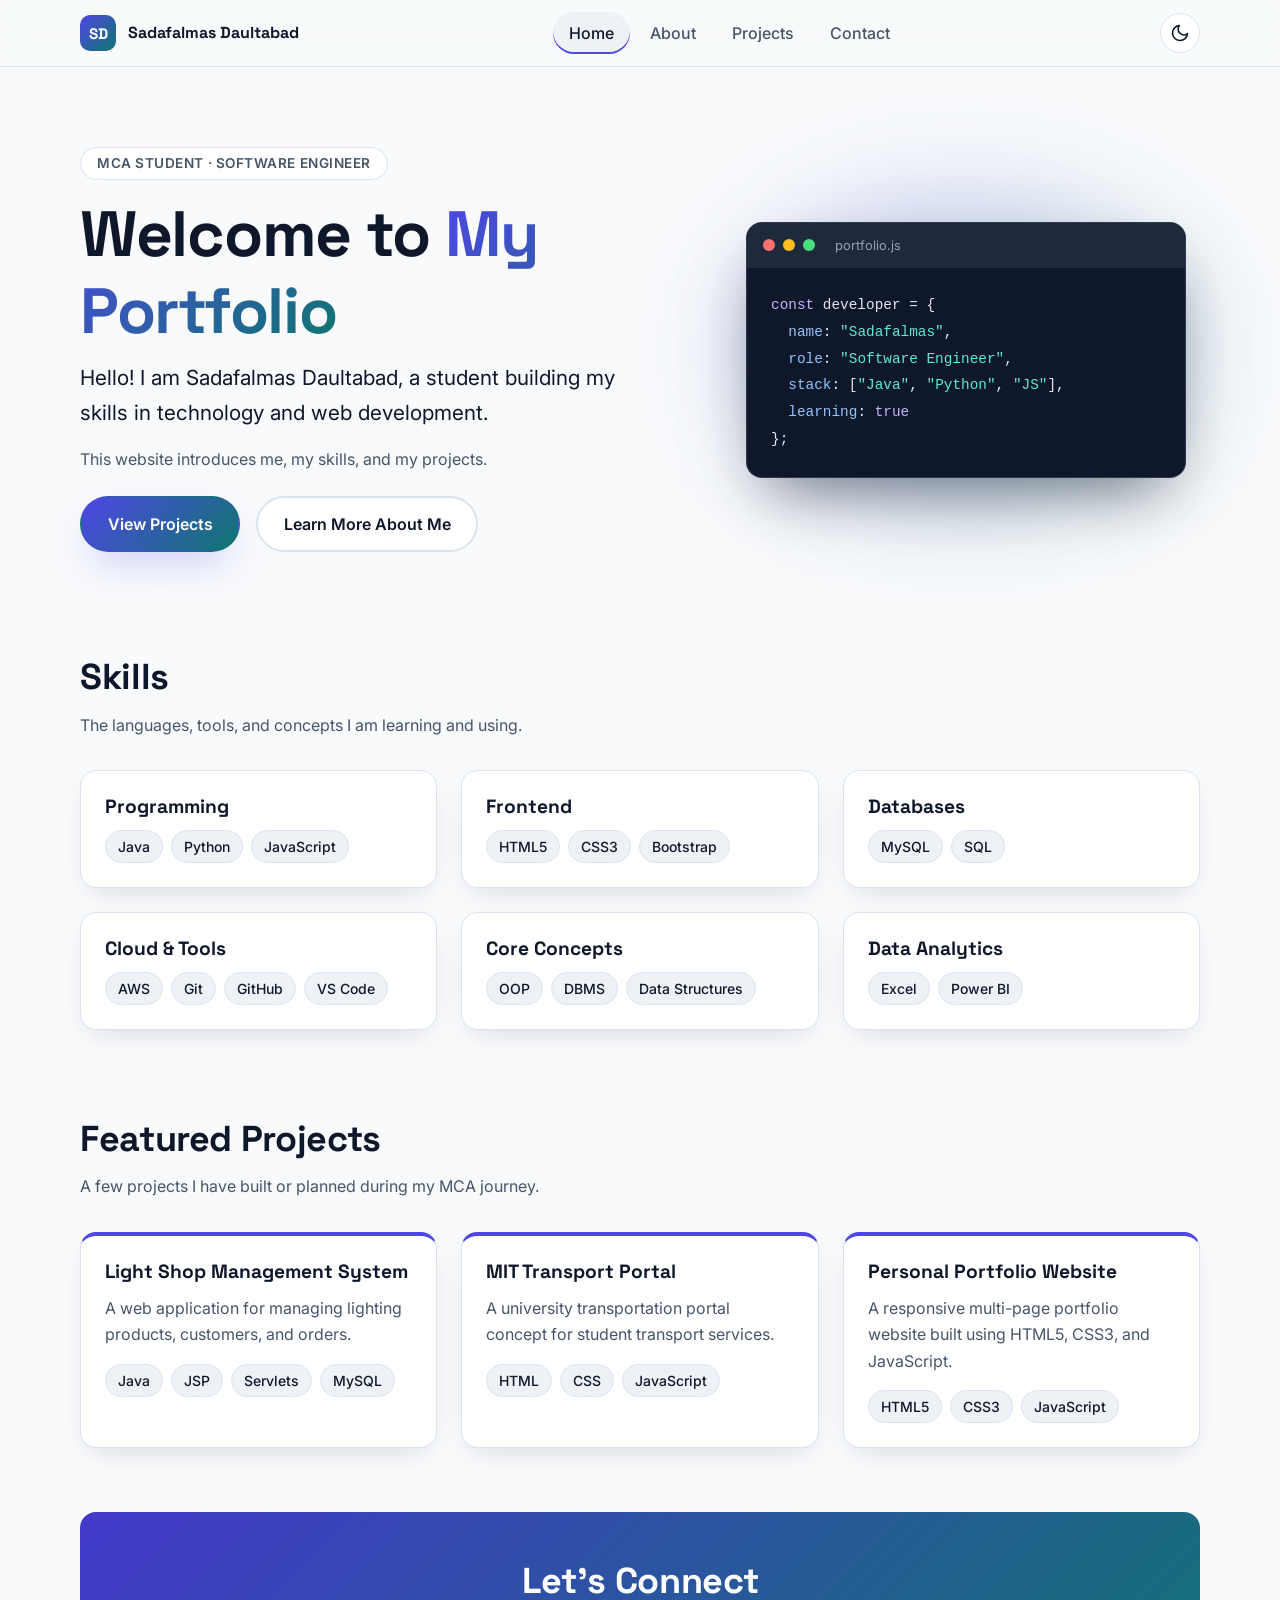
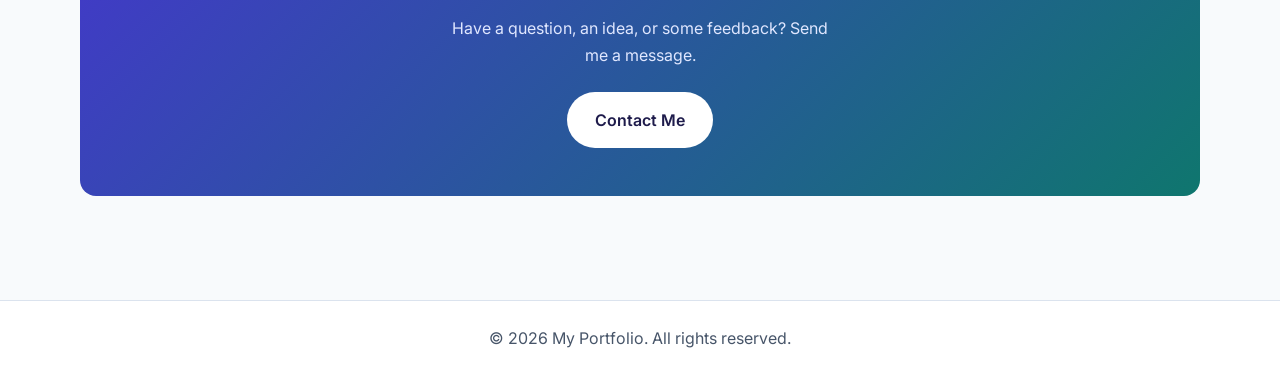
<file: index.html>
<!DOCTYPE html>
<html lang="en">
<head>
    <meta charset="UTF-8">
    <meta name="viewport" content="width=device-width, initial-scale=1.0">
    <meta name="description" content="Explore my personal portfolio, background, skills, projects, and contact information.">
    <title>Home | Personal Portfolio</title>

    <link rel="preconnect" href="https://fonts.googleapis.com">
    <link rel="preconnect" href="https://fonts.gstatic.com" crossorigin>
    <link href="https://fonts.googleapis.com/css2?family=Inter:wght@400;500;600&family=Space+Grotesk:wght@500;700&display=swap" rel="stylesheet">

    <link rel="stylesheet" href="style.css">

    <script src="script.js"></script>
</head>
<body>
    <a class="skip-link" href="#main-content">Skip to main content</a>

    <header class="site-header">
        <div class="header-inner">
            <a class="brand" href="index.html">
                <span class="brand-mark" aria-hidden="true">SD</span>
                <span class="brand-name">Sadafalmas Daultabad</span>
            </a>

            <nav aria-label="Main navigation">
                <ul>
                    <li><a href="index.html" aria-current="page">Home</a></li>
                    <li><a href="about.html">About</a></li>
                    <li><a href="projects.html">Projects</a></li>
                    <li><a href="contact.html">Contact</a></li>
                </ul>
            </nav>

            <button class="theme-toggle" type="button" aria-pressed="false">
                <span class="visually-hidden">Dark mode</span>
                <svg class="icon icon-moon" aria-hidden="true" viewBox="0 0 24 24" width="20" height="20" fill="none" stroke="currentColor" stroke-width="2" stroke-linecap="round" stroke-linejoin="round"><path d="M21 12.8A9 9 0 1 1 11.2 3a7 7 0 0 0 9.8 9.8z"/></svg>
                <svg class="icon icon-sun" aria-hidden="true" viewBox="0 0 24 24" width="20" height="20" fill="none" stroke="currentColor" stroke-width="2" stroke-linecap="round" stroke-linejoin="round"><circle cx="12" cy="12" r="4"/><path d="M12 2v2M12 20v2M4.9 4.9l1.4 1.4M17.7 17.7l1.4 1.4M2 12h2M20 12h2M4.9 19.1l1.4-1.4M17.7 6.3l1.4-1.4"/></svg>
            </button>
        </div>
    </header>

    <main id="main-content">
        <section class="hero" aria-labelledby="welcome-heading">
            <div class="hero-text">
                <p class="eyebrow">MCA Student &middot; Software Engineer</p>
                <h1 id="welcome-heading">Welcome to <span class="text-gradient">My Portfolio</span></h1>
                <p class="lead">Hello! I am Sadafalmas Daultabad, a student building my skills in technology
                    and web development.</p>
                <p>This website introduces me, my skills, and my projects.</p>

                <div class="hero-actions">
                    <a class="btn btn-primary" href="projects.html">View Projects</a>
                    <a class="btn btn-secondary" href="about.html">Learn More About Me</a>
                </div>
            </div>

            <div class="hero-visual" aria-hidden="true">
                <div class="code-window">
                    <div class="code-bar">
                        <span class="dot dot-red"></span>
                        <span class="dot dot-yellow"></span>
                        <span class="dot dot-green"></span>
                        <span class="code-file">portfolio.js</span>
                    </div>
<pre><code><span class="tok-kw">const</span> developer = {
  <span class="tok-key">name</span>: <span class="tok-str">"Sadafalmas"</span>,
  <span class="tok-key">role</span>: <span class="tok-str">"Software Engineer"</span>,
  <span class="tok-key">stack</span>: [<span class="tok-str">"Java"</span>, <span class="tok-str">"Python"</span>, <span class="tok-str">"JS"</span>],
  <span class="tok-key">learning</span>: <span class="tok-kw">true</span>
};</code></pre>
                </div>
            </div>
        </section>

        <section class="section" aria-labelledby="skills-heading">
            <h2 id="skills-heading">Skills</h2>
            <p class="section-intro">The languages, tools, and concepts I am learning and using.</p>

            <div class="skills-grid">
                <article class="card">
                    <h3>Programming</h3>
                    <ul class="chip-list">
                        <li>Java</li>
                        <li>Python</li>
                        <li>JavaScript</li>
                    </ul>
                </article>

                <article class="card">
                    <h3>Frontend</h3>
                    <ul class="chip-list">
                        <li>HTML5</li>
                        <li>CSS3</li>
                        <li>Bootstrap</li>
                    </ul>
                </article>

                <article class="card">
                    <h3>Databases</h3>
                    <ul class="chip-list">
                        <li>MySQL</li>
                        <li>SQL</li>
                    </ul>
                </article>

                <article class="card">
                    <h3>Cloud &amp; Tools</h3>
                    <ul class="chip-list">
                        <li>AWS</li>
                        <li>Git</li>
                        <li>GitHub</li>
                        <li>VS Code</li>
                    </ul>
                </article>

                <article class="card">
                    <h3>Core Concepts</h3>
                    <ul class="chip-list">
                        <li>OOP</li>
                        <li>DBMS</li>
                        <li>Data Structures</li>
                    </ul>
                </article>

                <article class="card">
                    <h3>Data Analytics</h3>
                    <ul class="chip-list">
                        <li>Excel</li>
                        <li>Power BI</li>
                    </ul>
                </article>
            </div>
        </section>

        <section class="section" aria-labelledby="projects-heading">
            <h2 id="projects-heading">Featured Projects</h2>
            <p class="section-intro">A few projects I have built or planned during my MCA journey.</p>

            <div class="projects-grid">
                <article class="card project-card">
                    <h3>Light Shop Management System</h3>
                    <p>A web application for managing lighting products, customers, and orders.</p>
                    <ul class="chip-list" aria-label="Technologies used">
                        <li>Java</li>
                        <li>JSP</li>
                        <li>Servlets</li>
                        <li>MySQL</li>
                    </ul>
                </article>

                <article class="card project-card">
                    <h3>MIT Transport Portal</h3>
                    <p>A university transportation portal concept for student transport services.</p>
                    <ul class="chip-list" aria-label="Technologies used">
                        <li>HTML</li>
                        <li>CSS</li>
                        <li>JavaScript</li>
                    </ul>
                </article>

                <article class="card project-card">
                    <h3>Personal Portfolio Website</h3>
                    <p>A responsive multi-page portfolio website built using HTML5, CSS3, and JavaScript.</p>
                    <ul class="chip-list" aria-label="Technologies used">
                        <li>HTML5</li>
                        <li>CSS3</li>
                        <li>JavaScript</li>
                    </ul>
                </article>
            </div>
        </section>

        <section class="cta" aria-labelledby="cta-heading">
            <h2 id="cta-heading">Let&rsquo;s Connect</h2>
            <p>Have a question, an idea, or some feedback? Send me a message.</p>
            <a class="btn btn-light" href="contact.html">Contact Me</a>
        </section>
    </main>

    <footer>
        <p>&copy; 2026 My Portfolio. All rights reserved.</p>
    </footer>
</body>
</html>
</file>
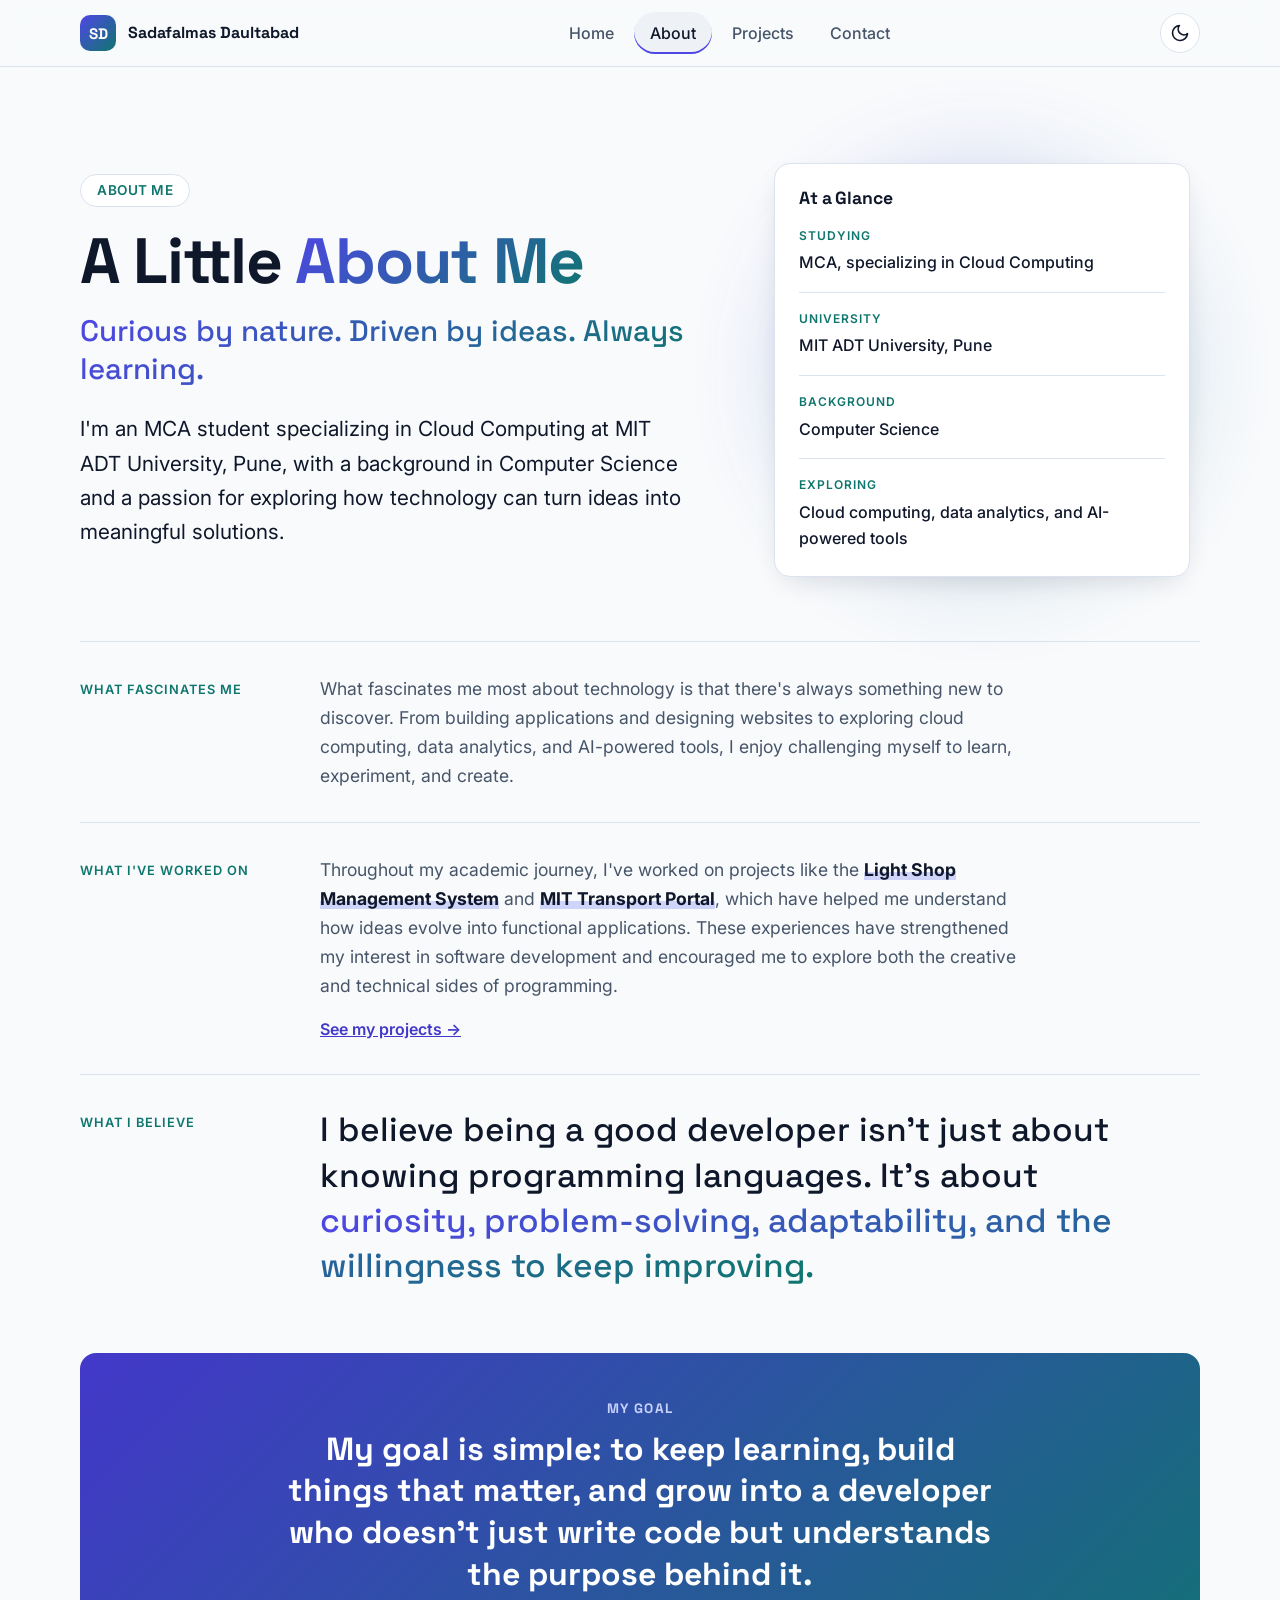
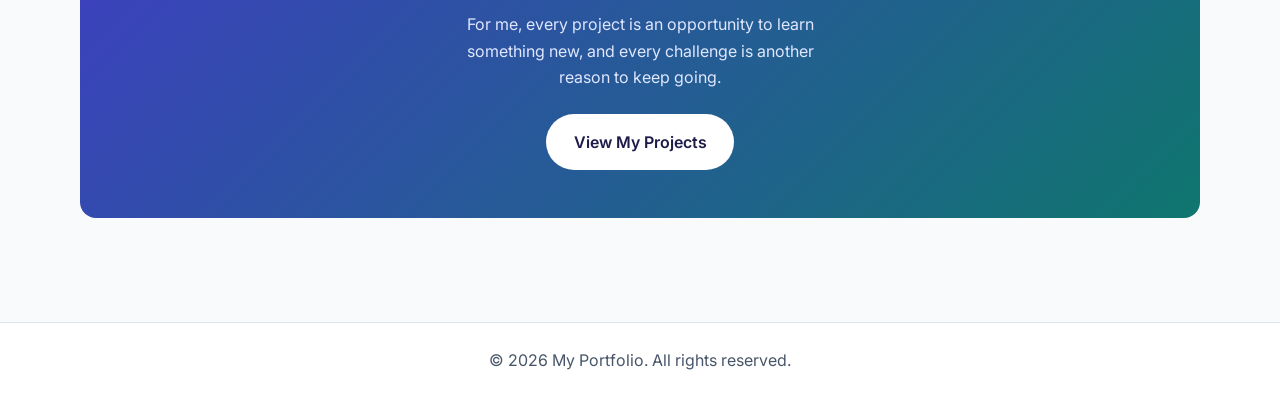
<file: about.html>
<!DOCTYPE html>
<html lang="en">
<head>
    <meta charset="UTF-8">
    <meta name="viewport" content="width=device-width, initial-scale=1.0">
    <meta name="description" content="Learn about my background, education, interests, and goals.">
    <title>About Me | Personal Portfolio</title>

    <link rel="preconnect" href="https://fonts.googleapis.com">
    <link rel="preconnect" href="https://fonts.gstatic.com" crossorigin>
    <link href="https://fonts.googleapis.com/css2?family=Inter:wght@400;500;600&family=Space+Grotesk:wght@500;700&display=swap" rel="stylesheet">
    <link rel="stylesheet" href="style.css">

    <script src="script.js"></script>
</head>
<body>
    <a class="skip-link" href="#main-content">Skip to main content</a>

    <header class="site-header">
        <div class="header-inner">
            <a class="brand" href="index.html">
                <span class="brand-mark" aria-hidden="true">SD</span>
                <span class="brand-name">Sadafalmas Daultabad</span>
            </a>

            <nav aria-label="Main navigation">
                <ul>
                    <li><a href="index.html">Home</a></li>
                    <li><a href="about.html" aria-current="page">About</a></li>
                    <li><a href="projects.html">Projects</a></li>
                    <li><a href="contact.html">Contact</a></li>
                </ul>
            </nav>

            <button class="theme-toggle" type="button" aria-pressed="false">
                <span class="visually-hidden">Dark mode</span>
                <svg class="icon icon-moon" aria-hidden="true" viewBox="0 0 24 24" width="20" height="20" fill="none" stroke="currentColor" stroke-width="2" stroke-linecap="round" stroke-linejoin="round"><path d="M21 12.8A9 9 0 1 1 11.2 3a7 7 0 0 0 9.8 9.8z"/></svg>
                <svg class="icon icon-sun" aria-hidden="true" viewBox="0 0 24 24" width="20" height="20" fill="none" stroke="currentColor" stroke-width="2" stroke-linecap="round" stroke-linejoin="round"><circle cx="12" cy="12" r="4"/><path d="M12 2v2M12 20v2M4.9 4.9l1.4 1.4M17.7 17.7l1.4 1.4M2 12h2M20 12h2M4.9 19.1l1.4-1.4M17.7 6.3l1.4-1.4"/></svg>
            </button>
        </div>
    </header>

    <main id="main-content">
        <article class="about-article" aria-labelledby="about-heading">

            <section class="about-hero" aria-label="Introduction">
                <div class="about-hero-text reveal">
                    <p class="eyebrow">About Me</p>
                    <h1 id="about-heading">A Little <span class="text-gradient">About Me</span></h1>
                    <p class="tagline text-gradient">Curious by nature. Driven by ideas. Always learning.</p>
                    <p class="lead">I'm an MCA student specializing in Cloud Computing at MIT ADT University, Pune, with a background in Computer Science and a passion for exploring how technology can turn ideas into meaningful solutions.</p>
                </div>

                <div class="glance-wrap reveal reveal-2">
                    <aside class="card glance" aria-labelledby="glance-heading">
                        <h2 id="glance-heading">At a Glance</h2>
                        <dl>
                            <div>
                                <dt>Studying</dt>
                                <dd>MCA, specializing in Cloud Computing</dd>
                            </div>
                            <div>
                                <dt>University</dt>
                                <dd>MIT ADT University, Pune</dd>
                            </div>
                            <div>
                                <dt>Background</dt>
                                <dd>Computer Science</dd>
                            </div>
                            <div>
                                <dt>Exploring</dt>
                                <dd>Cloud computing, data analytics, and AI-powered tools</dd>
                            </div>
                        </dl>
                    </aside>
                </div>
            </section>

            <div class="story">
                <section class="story-row reveal" aria-labelledby="fascinates-heading">
                    <h2 class="story-label" id="fascinates-heading">What Fascinates Me</h2>
                    <p class="story-text">What fascinates me most about technology is that there's always something new to discover. From building applications and designing websites to exploring cloud computing, data analytics, and AI-powered tools, I enjoy challenging myself to learn, experiment, and create.</p>
                </section>

                <section class="story-row reveal" aria-labelledby="built-heading">
                    <h2 class="story-label" id="built-heading">What I've Worked On</h2>
                    <div>
                        <p class="story-text">Throughout my academic journey, I've worked on projects like the <strong class="hl">Light Shop Management System</strong> and <strong class="hl">MIT Transport Portal</strong>, which have helped me understand how ideas evolve into functional applications. These experiences have strengthened my interest in software development and encouraged me to explore both the creative and technical sides of programming.</p>
                        <p class="story-link"><a href="projects.html">See my projects</a></p>
                    </div>
                </section>

                <section class="story-row reveal" aria-labelledby="belief-heading">
                    <h2 class="story-label" id="belief-heading">What I Believe</h2>
                    <p class="pull-statement">I believe being a good developer isn't just about knowing programming languages. It's about <span class="text-gradient">curiosity, problem-solving, adaptability, and the willingness to keep improving.</span></p>
                </section>
            </div>

            <section class="cta goal reveal" aria-labelledby="goal-heading">
                <h2 id="goal-heading">My Goal</h2>
                <p class="goal-statement"><strong>My goal is simple: to keep learning, build things that matter, and grow into a developer who doesn't just write code but understands the purpose behind it.</strong></p>
                <p>For me, every project is an opportunity to learn something new, and every challenge is another reason to keep going.</p>
                <a class="btn btn-light" href="projects.html">View My Projects</a>
            </section>

        </article>
    </main>

    <footer>
        <p>&copy; 2026 My Portfolio. All rights reserved.</p>
    </footer>
</body>
</html>
</file>
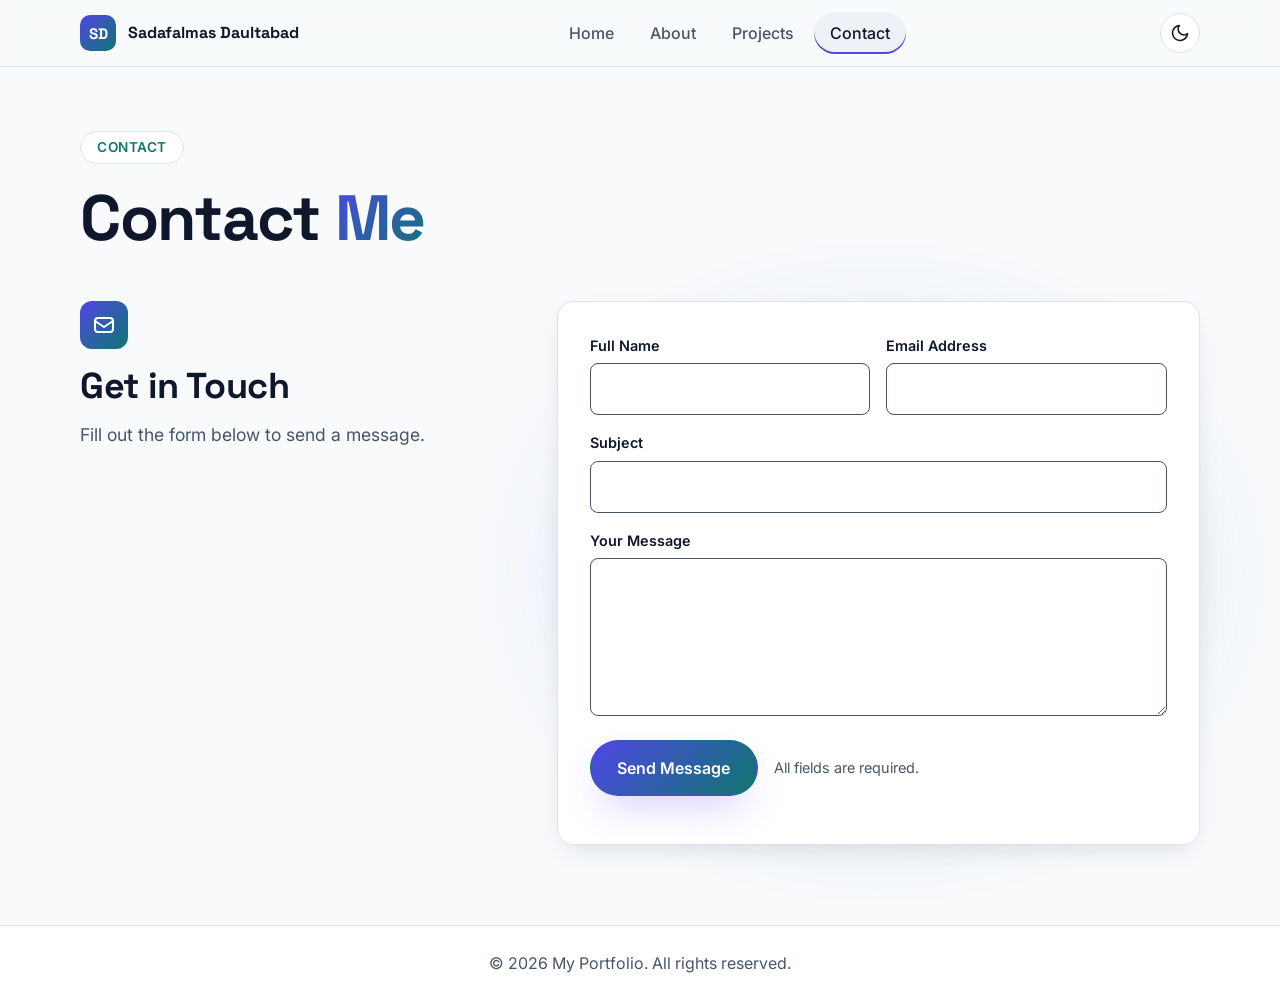
<file: contact.html>
<!DOCTYPE html>
<html lang="en">
<head>
    <meta charset="UTF-8">
    <meta name="viewport" content="width=device-width, initial-scale=1.0">
    <meta name="description" content="Contact me using the accessible contact form on my personal portfolio.">
    <title>Contact | Personal Portfolio</title>

    <link rel="preconnect" href="https://fonts.googleapis.com">
    <link rel="preconnect" href="https://fonts.gstatic.com" crossorigin>
    <link href="https://fonts.googleapis.com/css2?family=Inter:wght@400;500;600&family=Space+Grotesk:wght@500;700&display=swap" rel="stylesheet">
    <link rel="stylesheet" href="style.css">

    <script src="script.js"></script>
</head>
<body>
    <a class="skip-link" href="#main-content">Skip to main content</a>

    <header class="site-header">
        <div class="header-inner">
            <a class="brand" href="index.html">
                <span class="brand-mark" aria-hidden="true">SD</span>
                <span class="brand-name">Sadafalmas Daultabad</span>
            </a>

            <nav aria-label="Main navigation">
                <ul>
                    <li><a href="index.html">Home</a></li>
                    <li><a href="about.html">About</a></li>
                    <li><a href="projects.html">Projects</a></li>
                    <li><a href="contact.html" aria-current="page">Contact</a></li>
                </ul>
            </nav>

            <button class="theme-toggle" type="button" aria-pressed="false">
                <span class="visually-hidden">Dark mode</span>
                <svg class="icon icon-moon" aria-hidden="true" viewBox="0 0 24 24" width="20" height="20" fill="none" stroke="currentColor" stroke-width="2" stroke-linecap="round" stroke-linejoin="round"><path d="M21 12.8A9 9 0 1 1 11.2 3a7 7 0 0 0 9.8 9.8z"/></svg>
                <svg class="icon icon-sun" aria-hidden="true" viewBox="0 0 24 24" width="20" height="20" fill="none" stroke="currentColor" stroke-width="2" stroke-linecap="round" stroke-linejoin="round"><circle cx="12" cy="12" r="4"/><path d="M12 2v2M12 20v2M4.9 4.9l1.4 1.4M17.7 17.7l1.4 1.4M2 12h2M20 12h2M4.9 19.1l1.4-1.4M17.7 6.3l1.4-1.4"/></svg>
            </button>
        </div>
    </header>

    <main id="main-content">
        <section class="page-hero reveal" aria-labelledby="contact-title">
            <p class="eyebrow">Contact</p>
            <h1 id="contact-title">Contact <span class="text-gradient">Me</span></h1>
        </section>

        <section class="contact-grid" aria-labelledby="contact-heading">
            <div class="contact-intro reveal">
                <span class="project-icon" aria-hidden="true">
                    <svg viewBox="0 0 24 24" width="24" height="24" fill="none" stroke="currentColor" stroke-width="2" stroke-linecap="round" stroke-linejoin="round"><rect x="3" y="5" width="18" height="14" rx="3"/><path d="M3 8l9 6 9-6"/></svg>
                </span>
                <h2 id="contact-heading">Get in Touch</h2>
                <p>Fill out the form below to send a message.</p>
            </div>

            <div class="contact-wrap reveal reveal-2">
                <div class="contact-card">
                    <form action="#" method="post" aria-label="Contact form">
                        <div class="form-grid">
                            <div class="field">
                                <label for="name">Full Name</label>
                                <input
                                    type="text"
                                    id="name"
                                    name="name"
                                    autocomplete="name"
                                    required
                                >
                            </div>

                            <div class="field">
                                <label for="email">Email Address</label>
                                <input
                                    type="email"
                                    id="email"
                                    name="email"
                                    autocomplete="email"
                                    required
                                >
                            </div>

                            <div class="field field-wide">
                                <label for="subject">Subject</label>
                                <input
                                    type="text"
                                    id="subject"
                                    name="subject"
                                    required
                                >
                            </div>

                            <div class="field field-wide">
                                <label for="message">Your Message</label>
                                <textarea
                                    id="message"
                                    name="message"
                                    rows="5"
                                    required
                                ></textarea>
                            </div>

                            <div class="form-actions field-wide">
                                <button class="btn btn-primary" type="submit">Send Message</button>
                                <p class="form-note">All fields are required.</p>
                            </div>
                        </div>
                    </form>
                </div>
            </div>
        </section>
    </main>

    <footer>
        <p>&copy; 2026 My Portfolio. All rights reserved.</p>
    </footer>
</body>
</html>
</file>
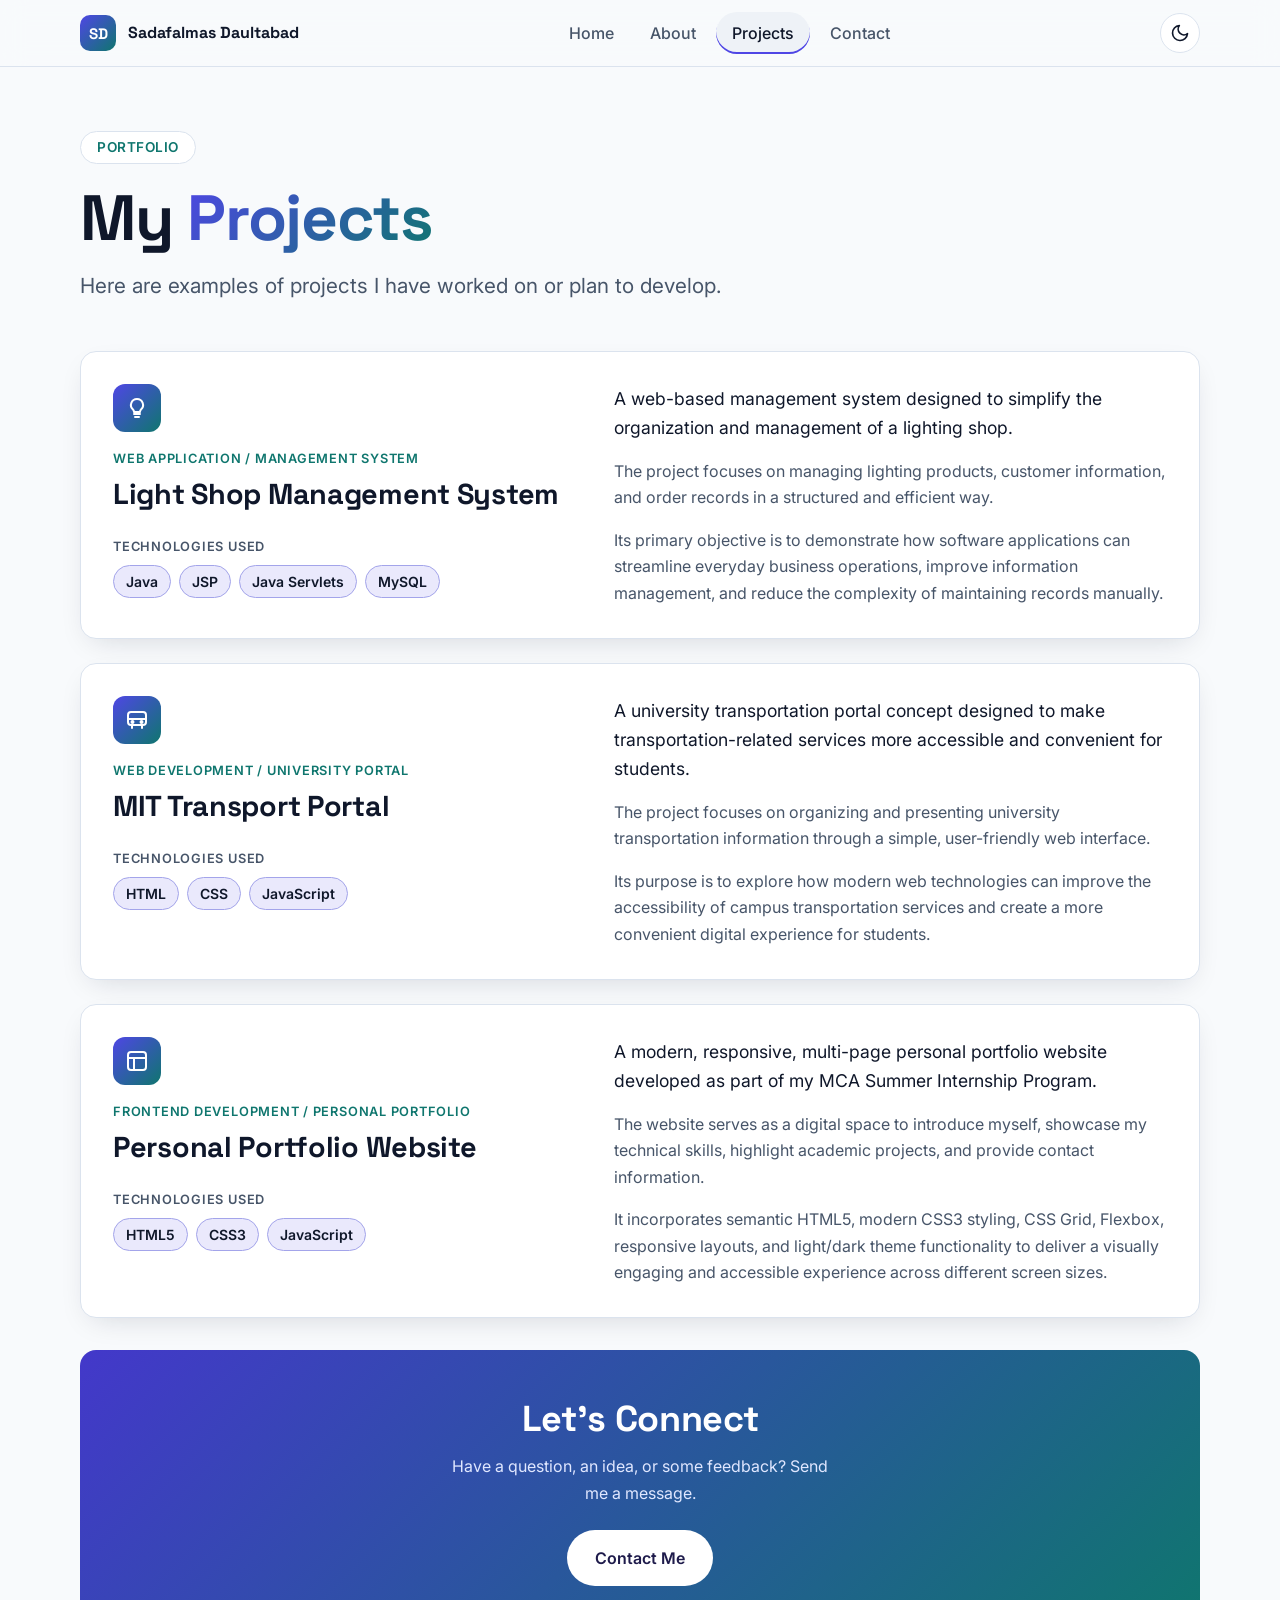
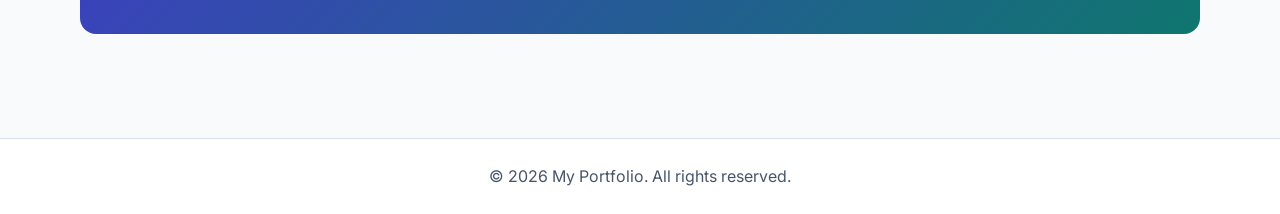
<file: projects.html>
<!DOCTYPE html>
<html lang="en">
<head>
    <meta charset="UTF-8">
    <meta name="viewport" content="width=device-width, initial-scale=1.0">
    <meta name="description" content="Explore the projects featured in my personal portfolio.">
    <title>Projects | Personal Portfolio</title>

    <link rel="preconnect" href="https://fonts.googleapis.com">
    <link rel="preconnect" href="https://fonts.gstatic.com" crossorigin>
    <link href="https://fonts.googleapis.com/css2?family=Inter:wght@400;500;600&family=Space+Grotesk:wght@500;700&display=swap" rel="stylesheet">
    <link rel="stylesheet" href="style.css">

    <script src="script.js"></script>
</head>
<body>
    <a class="skip-link" href="#main-content">Skip to main content</a>

    <header class="site-header">
        <div class="header-inner">
            <a class="brand" href="index.html">
                <span class="brand-mark" aria-hidden="true">SD</span>
                <span class="brand-name">Sadafalmas Daultabad</span>
            </a>

            <nav aria-label="Main navigation">
                <ul>
                    <li><a href="index.html">Home</a></li>
                    <li><a href="about.html">About</a></li>
                    <li><a href="projects.html" aria-current="page">Projects</a></li>
                    <li><a href="contact.html">Contact</a></li>
                </ul>
            </nav>

            <button class="theme-toggle" type="button" aria-pressed="false">
                <span class="visually-hidden">Dark mode</span>
                <svg class="icon icon-moon" aria-hidden="true" viewBox="0 0 24 24" width="20" height="20" fill="none" stroke="currentColor" stroke-width="2" stroke-linecap="round" stroke-linejoin="round"><path d="M21 12.8A9 9 0 1 1 11.2 3a7 7 0 0 0 9.8 9.8z"/></svg>
                <svg class="icon icon-sun" aria-hidden="true" viewBox="0 0 24 24" width="20" height="20" fill="none" stroke="currentColor" stroke-width="2" stroke-linecap="round" stroke-linejoin="round"><circle cx="12" cy="12" r="4"/><path d="M12 2v2M12 20v2M4.9 4.9l1.4 1.4M17.7 17.7l1.4 1.4M2 12h2M20 12h2M4.9 19.1l1.4-1.4M17.7 6.3l1.4-1.4"/></svg>
            </button>
        </div>
    </header>

    <main id="main-content">
        <section class="page-hero reveal" aria-labelledby="projects-heading">
            <p class="eyebrow">Portfolio</p>
            <h1 id="projects-heading">My <span class="text-gradient">Projects</span></h1>
            <p class="lead">Here are examples of projects I have worked on or plan to develop.</p>
        </section>

        <section class="project-list" aria-label="Project list">

            <article class="card project-detail reveal" aria-labelledby="project-1-title">
                <div class="project-meta">
                    <span class="project-icon" aria-hidden="true">
                        <svg viewBox="0 0 24 24" width="24" height="24" fill="none" stroke="currentColor" stroke-width="2" stroke-linecap="round" stroke-linejoin="round"><path d="M9 18h6M10 21h4M12 3a6 6 0 0 0-4 10.5c.7.7 1 1.5 1 2.5h6c0-1 .3-1.8 1-2.5A6 6 0 0 0 12 3z"/></svg>
                    </span>
                    <p class="project-category">Web Application / Management System</p>
                    <h2 id="project-1-title">Light Shop Management System</h2>
                    <p class="tech-label" id="project-1-tech">Technologies Used</p>
                    <ul class="chip-list" aria-labelledby="project-1-tech">
                        <li>Java</li>
                        <li>JSP</li>
                        <li>Java Servlets</li>
                        <li>MySQL</li>
                    </ul>
                </div>
                <div class="project-body">
                    <p>A web-based management system designed to simplify the organization and management of a lighting shop.</p>
                    <p>The project focuses on managing lighting products, customer information, and order records in a structured and efficient way.</p>
                    <p>Its primary objective is to demonstrate how software applications can streamline everyday business operations, improve information management, and reduce the complexity of maintaining records manually.</p>
                </div>
            </article>

            <article class="card project-detail reveal" aria-labelledby="project-2-title">
                <div class="project-meta">
                    <span class="project-icon" aria-hidden="true">
                        <svg viewBox="0 0 24 24" width="24" height="24" fill="none" stroke="currentColor" stroke-width="2" stroke-linecap="round" stroke-linejoin="round"><rect x="3" y="4" width="18" height="13" rx="3"/><path d="M3 11h18M7 17v3M17 17v3"/><circle cx="7.5" cy="14" r="1"/><circle cx="16.5" cy="14" r="1"/></svg>
                    </span>
                    <p class="project-category">Web Development / University Portal</p>
                    <h2 id="project-2-title">MIT Transport Portal</h2>
                    <p class="tech-label" id="project-2-tech">Technologies Used</p>
                    <ul class="chip-list" aria-labelledby="project-2-tech">
                        <li>HTML</li>
                        <li>CSS</li>
                        <li>JavaScript</li>
                    </ul>
                </div>
                <div class="project-body">
                    <p>A university transportation portal concept designed to make transportation-related services more accessible and convenient for students.</p>
                    <p>The project focuses on organizing and presenting university transportation information through a simple, user-friendly web interface.</p>
                    <p>Its purpose is to explore how modern web technologies can improve the accessibility of campus transportation services and create a more convenient digital experience for students.</p>
                </div>
            </article>

            <article class="card project-detail reveal" aria-labelledby="project-3-title">
                <div class="project-meta">
                    <span class="project-icon" aria-hidden="true">
                        <svg viewBox="0 0 24 24" width="24" height="24" fill="none" stroke="currentColor" stroke-width="2" stroke-linecap="round" stroke-linejoin="round"><rect x="3" y="3" width="18" height="18" rx="3"/><path d="M3 9h18M9 21V9"/></svg>
                    </span>
                    <p class="project-category">Frontend Development / Personal Portfolio</p>
                    <h2 id="project-3-title">Personal Portfolio Website</h2>
                    <p class="tech-label" id="project-3-tech">Technologies Used</p>
                    <ul class="chip-list" aria-labelledby="project-3-tech">
                        <li>HTML5</li>
                        <li>CSS3</li>
                        <li>JavaScript</li>
                    </ul>
                </div>
                <div class="project-body">
                    <p>A modern, responsive, multi-page personal portfolio website developed as part of my MCA Summer Internship Program.</p>
                    <p>The website serves as a digital space to introduce myself, showcase my technical skills, highlight academic projects, and provide contact information.</p>
                    <p>It incorporates semantic HTML5, modern CSS3 styling, CSS Grid, Flexbox, responsive layouts, and light/dark theme functionality to deliver a visually engaging and accessible experience across different screen sizes.</p>
                </div>
            </article>

        </section>

        <section class="cta" aria-labelledby="cta-heading">
            <h2 id="cta-heading">Let&rsquo;s Connect</h2>
            <p>Have a question, an idea, or some feedback? Send me a message.</p>
            <a class="btn btn-light" href="contact.html">Contact Me</a>
        </section>
    </main>

    <footer>
        <p>&copy; 2026 My Portfolio. All rights reserved.</p>
    </footer>
</body>
</html>
</file>
<file: style.css>
:root {
    --bg: #f8fafc;
    --surface: #ffffff;
    --surface-2: #eef2f7;
    --text: #0f172a;
    --text-muted: #475569;
    --border: #dbe3ee;

    --primary: #4f46e5;
    --accent: #0f766e;
    --on-primary: #ffffff;
    --link: #4338ca;
    --focus: #d97706;

    --gradient: linear-gradient(135deg, var(--primary), var(--accent));
    --shadow: 0 10px 30px -12px rgba(15, 23, 42, 0.18);
    --shadow-hover: 0 18px 40px -14px rgba(79, 70, 229, 0.35);

    --font-heading: "Space Grotesk", system-ui, -apple-system, "Segoe UI", Roboto, Arial, sans-serif;
    --font-body: "Inter", system-ui, -apple-system, "Segoe UI", Roboto, Arial, sans-serif;

    --fs-h1: clamp(2.25rem, 6vw + 0.5rem, 4rem);
    --fs-h2: clamp(1.6rem, 3vw + 0.75rem, 2.25rem);
    --fs-h3: 1.2rem;
    --fs-lead: clamp(1.05rem, 1.2vw + 0.8rem, 1.3rem);

    --space-1: 0.25rem;
    --space-2: 0.5rem;
    --space-3: 0.75rem;
    --space-4: 1rem;
    --space-5: 1.5rem;
    --space-6: 2rem;
    --space-7: 3rem;
    --space-8: 5rem;

    --radius: 16px;
    --radius-pill: 999px;
    --container: 1120px;
    --gutter: 1.25rem;
    --transition: 0.25s ease;

    color-scheme: light;
}

:root[data-theme="dark"] {
    --bg: #0b1220;
    --surface: #131c2e;
    --surface-2: #1a2640;
    --text: #e5e9f2;
    --text-muted: #a8b4ca;
    --border: #26334d;

    --primary: #818cf8;
    --accent: #2dd4bf;
    --on-primary: #0b1220;
    --link: #a5b4fc;
    --focus: #fbbf24;

    --shadow: 0 10px 30px -12px rgba(0, 0, 0, 0.6);
    --shadow-hover: 0 18px 40px -14px rgba(129, 140, 248, 0.35);

    color-scheme: dark;
}

@media (prefers-color-scheme: dark) {
    :root:not([data-theme]) {
        --bg: #0b1220;
        --surface: #131c2e;
        --surface-2: #1a2640;
        --text: #e5e9f2;
        --text-muted: #a8b4ca;
        --border: #26334d;

        --primary: #818cf8;
        --accent: #2dd4bf;
        --on-primary: #0b1220;
        --link: #a5b4fc;
        --focus: #fbbf24;

        --shadow: 0 10px 30px -12px rgba(0, 0, 0, 0.6);
        --shadow-hover: 0 18px 40px -14px rgba(129, 140, 248, 0.35);

        color-scheme: dark;
    }
}

* {
    box-sizing: border-box;
}

html {
    scroll-behavior: smooth;
}

body {
    margin: 0;
    font-size: 1rem;
    font-family: var(--font-body);
    line-height: 1.65;
    color: var(--text);
    background-color: var(--bg);
    transition: background-color var(--transition), color var(--transition);
}

h1,
h2,
h3 {
    font-family: var(--font-heading);
    line-height: 1.2;
    margin: 0 0 var(--space-3);
}

h1 { font-size: var(--fs-h1); letter-spacing: -0.02em; }
h2 { font-size: var(--fs-h2); letter-spacing: -0.01em; }
h3 { font-size: var(--fs-h3); }

p {
    margin: 0 0 var(--space-4);
}

a {
    color: var(--link);
}

ul {
    margin: 0;
}

a:focus-visible,
input:focus-visible,
textarea:focus-visible,
button:focus-visible {
    outline: 3px solid var(--focus);
    outline-offset: 3px;
}

.visually-hidden {
    position: absolute;
    width: 1px;
    height: 1px;
    margin: -1px;
    padding: 0;
    overflow: hidden;
    clip: rect(0, 0, 0, 0);
    white-space: nowrap;
    border: 0;
}

.skip-link {
    position: absolute;
    left: var(--space-4);
    top: -100px;
    z-index: 100;
    padding: var(--space-2) var(--space-4);
    background: var(--surface);
    color: var(--text);
    border: 2px solid var(--focus);
    border-radius: 8px;
}

.skip-link:focus {
    top: var(--space-3);
}

body {
    display: grid;
    grid-template-rows: auto 1fr auto;
    min-height: 100vh;
}

main,
.header-inner {
    width: min(100% - (var(--gutter) * 2), var(--container));
    margin-inline: auto;
}

main {
    padding-block: var(--space-6) var(--space-8);
}

.site-header {
    position: sticky;
    top: env(safe-area-inset-top, 0px);
    z-index: 50;
    background-color: var(--bg);
    background-color: color-mix(in srgb, var(--bg) 82%, transparent);
    -webkit-backdrop-filter: blur(12px);
    backdrop-filter: blur(12px);
    border-bottom: 1px solid var(--border);
}

.header-inner {
    display: flex;
    flex-wrap: wrap;
    align-items: center;
    justify-content: space-between;
    gap: var(--space-3);
    padding-block: var(--space-3);
}

.brand {
    display: inline-flex;
    align-items: center;
    gap: var(--space-3);
    color: var(--text);
    font-family: var(--font-heading);
    font-weight: 700;
    text-decoration: none;
}

.brand-mark {
    display: grid;
    place-items: center;
    width: 2.25rem;
    height: 2.25rem;
    border-radius: 10px;
    background: var(--gradient);
    color: var(--on-primary);
    font-size: 0.95rem;
}

nav {
    order: 3;
    width: 100%;
}

nav ul {
    display: flex;
    flex-wrap: wrap;
    justify-content: center;
    gap: var(--space-1);
    list-style: none;
    padding: 0;
}

nav a {
    display: inline-block;
    padding: var(--space-2) var(--space-4);
    border-radius: var(--radius-pill);
    color: var(--text-muted);
    font-weight: 500;
    text-decoration: none;
    transition: background-color var(--transition), color var(--transition);
}

nav a:hover {
    background-color: var(--surface-2);
    color: var(--text);
}

nav a[aria-current="page"] {
    background-color: var(--surface-2);
    color: var(--text);
    box-shadow: inset 0 -2px 0 var(--primary);
}

.theme-toggle {
    display: inline-flex;
    align-items: center;
    justify-content: center;
    width: 2.5rem;
    height: 2.5rem;
    padding: 0;
    border: 1px solid var(--border);
    border-radius: 50%;
    background-color: var(--surface);
    color: var(--text);
    cursor: pointer;
    transition: background-color var(--transition), transform var(--transition);
}

.theme-toggle:hover {
    background-color: var(--surface-2);
    transform: rotate(15deg);
}

.icon-sun { display: none; }

:root[data-theme="dark"] .icon-sun { display: block; }
:root[data-theme="dark"] .icon-moon { display: none; }

.btn {
    display: inline-flex;
    align-items: center;
    justify-content: center;
    padding: 0.8rem 1.6rem;
    border: 2px solid transparent;
    border-radius: var(--radius-pill);
    font: inherit;
    font-weight: 600;
    text-decoration: none;
    cursor: pointer;
    transition: transform var(--transition), box-shadow var(--transition),
                background-color var(--transition), color var(--transition);
}

.btn:hover {
    transform: translateY(-2px);
}

.btn-primary {
    background: var(--gradient);
    color: var(--on-primary);
    box-shadow: var(--shadow-hover);
}

.btn-secondary {
    border-color: var(--border);
    background-color: var(--surface);
    color: var(--text);
}

.btn-secondary:hover {
    border-color: var(--primary);
}

.btn-light {
    background-color: #ffffff;
    color: #1e1b4b;
}

.btn-light:hover {
    box-shadow: 0 10px 25px -10px rgba(0, 0, 0, 0.5);
}

.hero {
    display: grid;
    gap: var(--space-7);
    align-items: center;
    padding-block: var(--space-6) var(--space-7);
}

.eyebrow {
    display: inline-block;
    margin-bottom: var(--space-4);
    padding: var(--space-1) var(--space-4);
    border: 1px solid var(--border);
    border-radius: var(--radius-pill);
    background-color: var(--surface);
    color: var(--accent);
    font-size: 0.85rem;
    font-weight: 600;
    letter-spacing: 0.04em;
    text-transform: uppercase;
}

.text-gradient {
    background: var(--gradient);
    -webkit-background-clip: text;
    background-clip: text;
    -webkit-text-fill-color: transparent;
    color: transparent;
}

.lead {
    font-size: var(--fs-lead);
    color: var(--text);
}

.hero-text p {
    color: var(--text-muted);
}

.hero-text .lead {
    color: var(--text);
}

.hero-actions {
    display: flex;
    flex-wrap: wrap;
    gap: var(--space-4);
    margin-top: var(--space-5);
}

.hero-visual {
    position: relative;
    display: grid;
    place-items: center;
    padding: var(--space-5) 0;
}

.hero-visual::before {
    content: "";
    position: absolute;
    inset: 5% 5%;
    border-radius: 50%;
    background: var(--gradient);
    opacity: 0.35;
    filter: blur(60px);
}

.code-window {
    position: relative;
    width: 100%;
    max-width: 440px;
    overflow: hidden;
    border: 1px solid rgba(148, 163, 184, 0.25);
    border-radius: var(--radius);
    background-color: #0f172a;
    color: #e2e8f0;
    box-shadow: 0 30px 60px -20px rgba(15, 23, 42, 0.55);
    animation: float 6s ease-in-out infinite;
}

.code-bar {
    display: flex;
    align-items: center;
    gap: var(--space-2);
    padding: var(--space-3) var(--space-4);
    background-color: #1e293b;
}

.dot {
    width: 0.75rem;
    height: 0.75rem;
    border-radius: 50%;
}

.dot-red    { background-color: #f87171; }
.dot-yellow { background-color: #fbbf24; }
.dot-green  { background-color: #4ade80; }

.code-file {
    margin-left: var(--space-3);
    color: #94a3b8;
    font-size: 0.8rem;
}

.code-window pre {
    margin: 0;
    padding: var(--space-5);
    overflow-x: auto;
}

.code-window code {
    font-family: "SFMono-Regular", Consolas, "Liberation Mono", Menlo, monospace;
    font-size: 0.9rem;
    line-height: 1.8;
}

.tok-kw  { color: #c4b5fd; }
.tok-key { color: #93c5fd; }
.tok-str { color: #5eead4; }

@keyframes float {
    0%, 100% { transform: translateY(0); }
    50%      { transform: translateY(-10px); }
}

.section {
    padding-block: var(--space-6);
}

.section-intro {
    margin-bottom: var(--space-6);
    color: var(--text-muted);
}

.skills-grid,
.projects-grid {
    display: grid;
    gap: var(--space-5);
    grid-template-columns: 1fr;
}

.card,
article {
    padding: var(--space-5);
    border: 1px solid var(--border);
    border-radius: var(--radius);
    background-color: var(--surface);
    box-shadow: var(--shadow);
    transition: transform var(--transition), box-shadow var(--transition),
                border-color var(--transition), background-color var(--transition);
}

.card:hover {
    transform: translateY(-4px);
    border-color: var(--primary);
    box-shadow: var(--shadow-hover);
}

.project-card {
    border-top: 4px solid var(--primary);
}

.project-card p {
    color: var(--text-muted);
}

.chip-list {
    display: flex;
    flex-wrap: wrap;
    gap: var(--space-2);
    list-style: none;
    padding: 0;
}

.chip-list li {
    padding: var(--space-1) var(--space-3);
    border: 1px solid var(--border);
    border-radius: var(--radius-pill);
    background-color: var(--surface-2);
    color: var(--text);
    font-size: 0.875rem;
    font-weight: 500;
}

.cta {
    display: flex;
    flex-direction: column;
    align-items: center;
    margin-top: var(--space-6);
    padding: var(--space-7) var(--space-5);
    border-radius: var(--radius);
    background: linear-gradient(135deg, #4338ca, #0f766e);
    color: #ffffff;
    text-align: center;
}

.cta h2 {
    color: #ffffff;
}

.cta p {
    max-width: 40ch;
    margin-bottom: var(--space-5);
    color: #e0e7ff;
}

form {
    max-width: 600px;
}

form div {
    margin-bottom: var(--space-4);
}

label {
    display: block;
    margin-bottom: 0.35rem;
    font-weight: 600;
}

input,
textarea {
    width: 100%;
    padding: 0.75rem;
    border: 1px solid var(--text-muted);
    border-radius: 8px;
    background-color: var(--surface);
    color: var(--text);
    font: inherit;
}

form button {
    padding: 0.8rem 1.6rem;
    border: none;
    border-radius: var(--radius-pill);
    background: var(--gradient);
    color: var(--on-primary);
    font: inherit;
    font-weight: 600;
    cursor: pointer;
}

section,
article {
    margin-bottom: var(--space-5);
}

.skills-grid > article,
.projects-grid > article {
    margin-bottom: 0;
}

footer {
    padding: var(--space-5) var(--gutter);
    border-top: 1px solid var(--border);
    background-color: var(--surface);
    color: var(--text-muted);
    text-align: center;
}

footer p {
    margin: 0;
}

@media (min-width: 600px) {
    :root {
        --gutter: 2rem;
    }

    .skills-grid {
        grid-template-columns: repeat(2, 1fr);
    }

    .cta {
        padding-inline: var(--space-7);
    }
}

@media (min-width: 768px) {
    nav {
        order: 0;
        width: auto;
    }

    .projects-grid {
        grid-template-columns: repeat(2, 1fr);
    }
}

@media (min-width: 1024px) {
    .hero {
        grid-template-columns: 1.1fr 0.9fr;
        gap: var(--space-8);
        padding-block: var(--space-7);
    }

    .skills-grid,
    .projects-grid {
        grid-template-columns: repeat(3, 1fr);
    }
}

@media (min-width: 1440px) {
    :root {
        --container: 1240px;
    }
}

@media (prefers-reduced-motion: reduce) {
    *,
    *::before,
    *::after {
        animation: none !important;
        transition: none !important;
        scroll-behavior: auto !important;
    }
}

@keyframes fade-up {
    from { opacity: 0; transform: translateY(16px); }
    to   { opacity: 1; transform: none; }
}

.reveal {
    animation: fade-up 0.7s ease backwards;
}

.reveal-2 {
    animation-delay: 0.15s;
}

.about-article {
    margin: 0;
    padding: 0;
    border: 0;
    border-radius: 0;
    background: none;
    box-shadow: none;
}

.about-hero {
    display: grid;
    gap: var(--space-7);
    align-items: center;
    margin-bottom: 0;
    padding-block: var(--space-6) var(--space-7);
}

.tagline {
    margin: 0 0 var(--space-5);
    font-family: var(--font-heading);
    font-size: clamp(1.25rem, 2.2vw + 0.9rem, 1.85rem);
    font-weight: 500;
    line-height: 1.3;
}

.glance-wrap {
    position: relative;
    display: grid;
    place-items: center;
    padding: var(--space-4) 0;
}

.glance-wrap::before {
    content: "";
    position: absolute;
    inset: 8%;
    border-radius: 50%;
    background: var(--gradient);
    opacity: 0.3;
    filter: blur(55px);
}

.glance {
    position: relative;
    width: 100%;
    max-width: 26rem;
    margin: 0;
    padding: var(--space-5);
}

.glance h2 {
    margin-bottom: var(--space-4);
    font-size: 1.1rem;
}

.glance dl {
    display: grid;
    gap: var(--space-4);
    margin: 0;
}

.glance dl > div + div {
    padding-top: var(--space-4);
    border-top: 1px solid var(--border);
}

.glance dt {
    margin-bottom: var(--space-1);
    color: var(--accent);
    font-size: 0.75rem;
    font-weight: 600;
    letter-spacing: 0.08em;
    text-transform: uppercase;
}

.glance dd {
    margin: 0;
    font-weight: 500;
}

.story {
    display: grid;
}

.story-row {
    display: grid;
    gap: var(--space-3);
    margin-bottom: 0;
    padding-block: var(--space-5);
    border-top: 1px solid var(--border);
}

.story-label {
    margin: 0;
    color: var(--accent);
    font-family: var(--font-body);
    font-size: 0.8rem;
    font-weight: 600;
    letter-spacing: 0.08em;
    text-transform: uppercase;
}

.story-text {
    max-width: 65ch;
    margin: 0;
    color: var(--text-muted);
    font-size: 1.1rem;
}

.hl {
    color: var(--text);
    background: linear-gradient(transparent 62%, rgba(129, 140, 248, 0.35) 62%);
}

.story-link {
    margin: var(--space-4) 0 0;
    font-weight: 600;
}

.story-link a::after {
    content: " \2192" / "";
}

.pull-statement {
    max-width: 44ch;
    margin: 0;
    color: var(--text);
    font-family: var(--font-heading);
    font-size: clamp(1.35rem, 2.4vw + 0.8rem, 2.1rem);
    font-weight: 500;
    line-height: 1.35;
}

.goal h2 {
    color: #c7d2fe;
    font-size: 0.85rem;
    letter-spacing: 0.1em;
    text-transform: uppercase;
}

.cta .goal-statement {
    max-width: 34ch;
    margin: 0 0 var(--space-4);
    color: #ffffff;
    font-family: var(--font-heading);
    font-size: clamp(1.3rem, 2.4vw + 0.8rem, 2rem);
    line-height: 1.3;
}

.story > :nth-child(2) { animation-delay: 0.1s; }
.story > :nth-child(3) { animation-delay: 0.2s; }

@media (min-width: 768px) {
    .story-row {
        grid-template-columns: 13rem 1fr;
        gap: var(--space-6);
        padding-block: var(--space-6);
    }

    .story-label {
        padding-top: 0.5rem;
    }
}

@media (min-width: 1024px) {
    .about-hero {
        grid-template-columns: 1.25fr 0.9fr;
        gap: var(--space-8);
        padding-block: var(--space-7);
    }
}

.page-hero {
    max-width: 44rem;
    margin-bottom: 0;
    padding-block: var(--space-6);
}

.page-hero .lead {
    color: var(--text-muted);
}

.project-list {
    display: grid;
    gap: var(--space-5);
    margin-bottom: 0;
}

.project-detail {
    display: grid;
    gap: var(--space-5);
    margin-bottom: 0;
    padding: var(--space-5);
}

.project-meta,
.project-body {
    min-width: 0;
}

.project-icon {
    display: grid;
    place-items: center;
    width: 3rem;
    height: 3rem;
    margin-bottom: var(--space-4);
    border-radius: 12px;
    background: var(--gradient);
    color: var(--on-primary);
    transition: transform var(--transition);
}

.project-detail:hover .project-icon {
    transform: rotate(-6deg) scale(1.08);
}

.project-category {
    margin: 0 0 var(--space-2);
    color: var(--accent);
    font-size: 0.8rem;
    font-weight: 600;
    letter-spacing: 0.06em;
    text-transform: uppercase;
}

.project-detail h2 {
    margin-bottom: 0;
    font-size: clamp(1.4rem, 1.6vw + 1rem, 1.8rem);
}

.tech-label {
    margin: var(--space-5) 0 var(--space-2);
    color: var(--text-muted);
    font-size: 0.8rem;
    font-weight: 600;
    letter-spacing: 0.06em;
    text-transform: uppercase;
}

.project-body p {
    margin: 0 0 var(--space-4);
    color: var(--text-muted);
}

.project-body p:first-child {
    color: var(--text);
    font-size: 1.1rem;
}

.project-body p:last-child {
    margin-bottom: 0;
}

.project-detail .chip-list li {
    border-color: color-mix(in srgb, var(--primary) 40%, var(--border));
    background-color: color-mix(in srgb, var(--primary) 12%, var(--surface));
    font-weight: 600;
}

.project-list > :nth-child(2) { animation-delay: 0.12s; }
.project-list > :nth-child(3) { animation-delay: 0.24s; }

@media (min-width: 768px) {
    .project-detail {
        padding: var(--space-6);
    }
}

@media (min-width: 900px) {
    .project-detail {
        grid-template-columns: minmax(0, 0.9fr) minmax(0, 1.1fr);
        gap: var(--space-7);
        align-items: start;
    }
}

.contact-grid {
    display: grid;
    gap: var(--space-6);
    align-items: start;
    margin-bottom: 0;
}

.contact-intro p {
    max-width: 36ch;
    color: var(--text-muted);
    font-size: 1.1rem;
}

.contact-wrap {
    position: relative;
}

.contact-wrap::before {
    content: "";
    position: absolute;
    inset: 10% 5%;
    border-radius: 50%;
    background: var(--gradient);
    opacity: 0.22;
    filter: blur(60px);
}

.contact-card {
    position: relative;
    padding: var(--space-5);
    border: 1px solid var(--border);
    border-radius: var(--radius);
    background-color: var(--surface);
    box-shadow: var(--shadow);
}

.contact-card form {
    max-width: none;
}

.form-grid {
    display: grid;
    gap: var(--space-4);
}

.form-grid > * {
    margin-bottom: 0;
}

.field label {
    font-size: 0.9rem;
}

.field input,
.field textarea {
    border-color: var(--text-muted);
    transition: border-color var(--transition), box-shadow var(--transition);
}

.field input:hover,
.field textarea:hover {
    border-color: var(--primary);
}

.field input:focus,
.field textarea:focus {
    border-color: var(--primary);
    box-shadow: 0 0 0 3px color-mix(in srgb, var(--primary) 22%, transparent);
}

.field textarea {
    min-height: 9rem;
    resize: vertical;
}

.form-actions {
    display: flex;
    flex-wrap: wrap;
    align-items: center;
    gap: var(--space-4);
}

.form-actions .btn {
    width: 100%;
}

.form-note {
    margin: 0;
    color: var(--text-muted);
    font-size: 0.9rem;
}

@media (min-width: 600px) {
    .contact-card {
        padding: var(--space-6);
    }

    .form-grid {
        grid-template-columns: repeat(2, 1fr);
    }

    .form-grid > .field-wide {
        grid-column: 1 / -1;
    }

    .form-actions .btn {
        width: auto;
    }
}

@media (min-width: 900px) {
    .contact-grid {
        grid-template-columns: minmax(0, 0.8fr) minmax(0, 1.2fr);
        gap: var(--space-7);
    }
}
</file>
